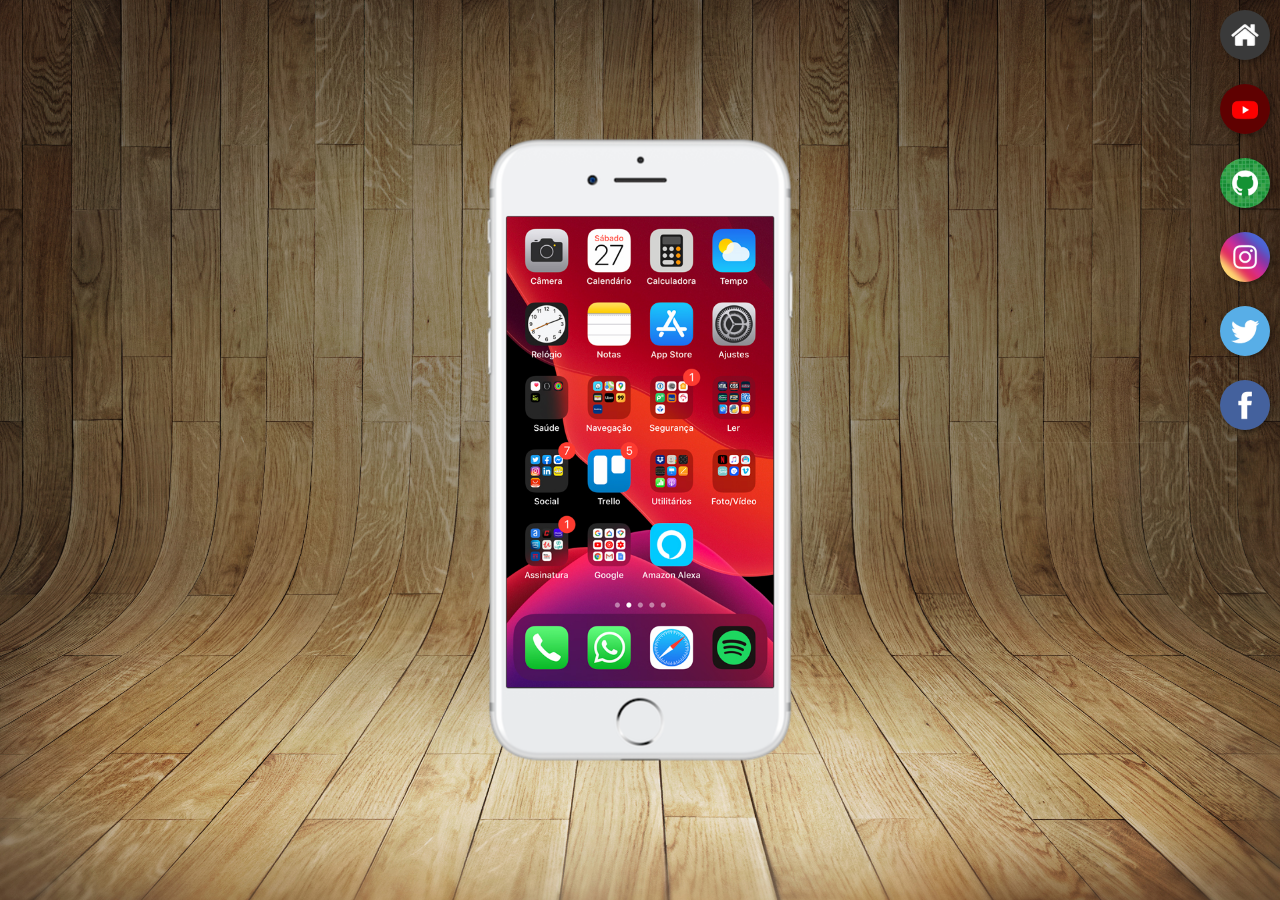
<file: index.html>
<!DOCTYPE html>
<html lang="pt-br">
<head>
    <meta charset="UTF-8">
    <meta name="viewport" content="width=device-width, initial-scale=1.0">
    <link rel="shortcut icon" href="img/favicon.ico" type="image/x-icon">
    <link rel="stylesheet" href="style.css">
    <title>Redes Sociais</title>
</head>
<body>
    <main>
        <!--Telefone-->
        <section id="telefone">
            <iframe src="plataformas/home.html" frameborder="0" name="tela" id="tela">
                Seu navegador não é compatível com isso.
            </iframe>
        </section>
        <!--Redes Sociais-->
        <section id="redes-sociais">
            <a href="plataformas/home.html" target="tela"><img src="img/imagens/logo-home.jpg" alt="Home"><br></a>
            <a href="plataformas/youtube.html" target="tela"><img src="img/imagens/logo-youtube.jpg" alt="YouTube"><br></a>
            <a href="plataformas/github.html" target="tela"><img src="img/imagens/logo-github.jpg" alt="GitHub"><br></a>
            <a href="plataformas/instagram.html" target="tela"><img src="img/imagens/logo-instagram.jpg" alt="Instagram"><br></a>
            <a href="plataformas/twitter.html" target="tela"><img src="img/imagens/logo-twitter.jpg" alt="Twitter"><br></a>
            <a href="plataformas/facebook.html" target="tela"><img src="img/imagens/logo-facebook.jpg" alt="Facebook"></a>
        </section>
    </main>
</body>
</html>
</file>
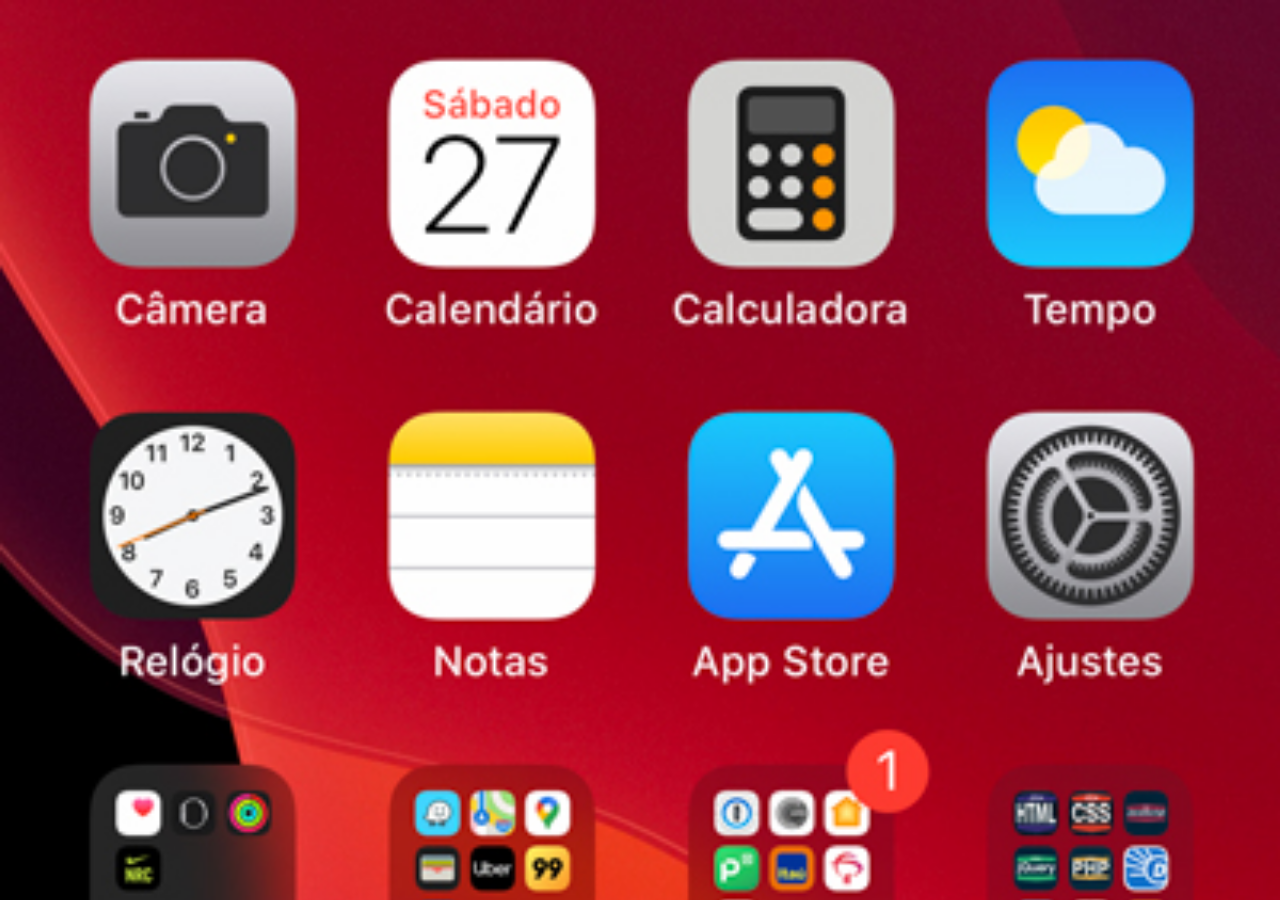
<file: home.html>
<!DOCTYPE html>
<html lang="pt-br">
<head>
    <meta charset="UTF-8">
    <meta name="viewport" content="width=device-width, initial-scale=1.0">
    <title>Home</title>
    <style>
        *{
            margin: 0px;
            padding: 0px;
        }

        body{
            width: 100vw;
            height: 100vh;
            background: black url(img/imagens/tela-home.jpg) no-repeat
            top center;
            background-size: cover;
        }
    </style>
</head>
<body>
</body>
</html>
</file>
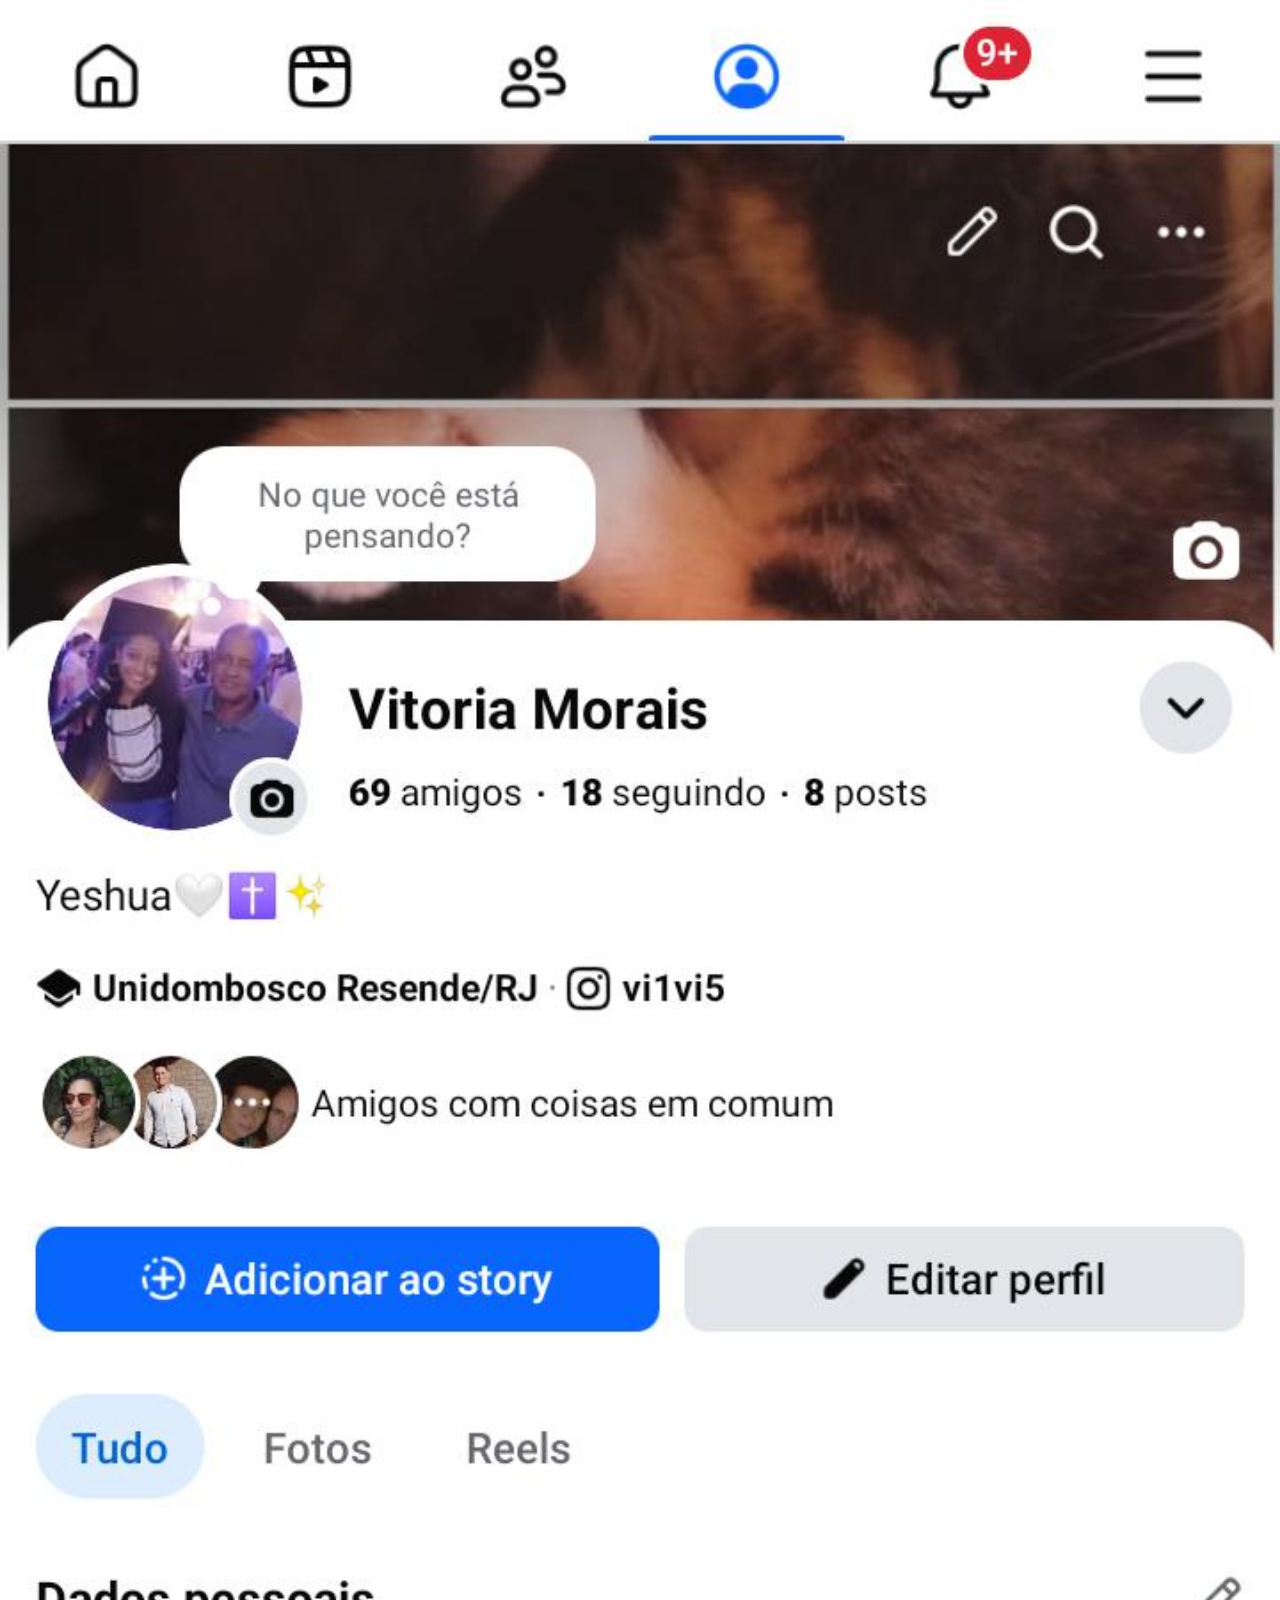
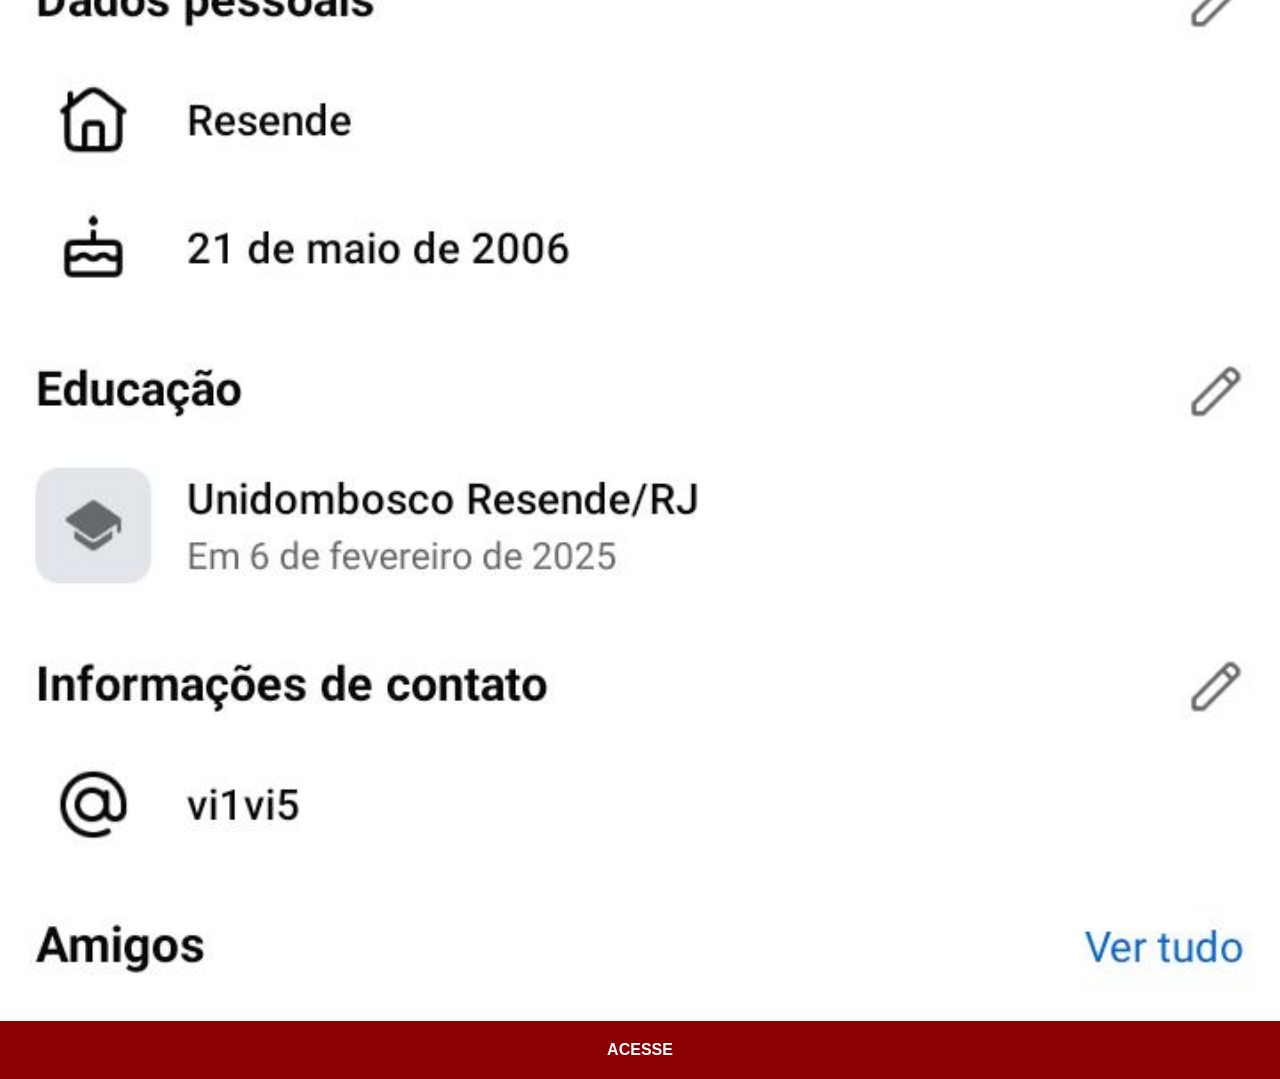
<file: plataformas/facebook.html>
<!DOCTYPE html>
<html lang="pt-br">
<head>
    <meta charset="UTF-8">
    <meta name="viewport" content="width=device-width, initial-scale=1.0">
    <title>Facebook</title>
    <style>
        *{
            margin: 0px;
            padding: 0px;
            font-family: Arial, Helvetica, sans-serif;
        }

        ::-webkit-scrollbar{
            width: 0;
            height: 0;
        }

        img{
            width: 100vw;
        }

        a{
            display: block;
            background-color: darkred;
            padding: 20px;
            text-align: center;
            font-weight: bolder;
            text-decoration: none;
            color: white;
        }

        a:hover{
            background-color: red;
        }
    </style>
</head>
<body>
    <img src="../img/imagens/faceprint.jpeg" alt="Facebook">
    <a href="https://www.facebook.com/profile.php?id=100073096191454" target="_blank">ACESSE</a>
</body>
</html>
</file>
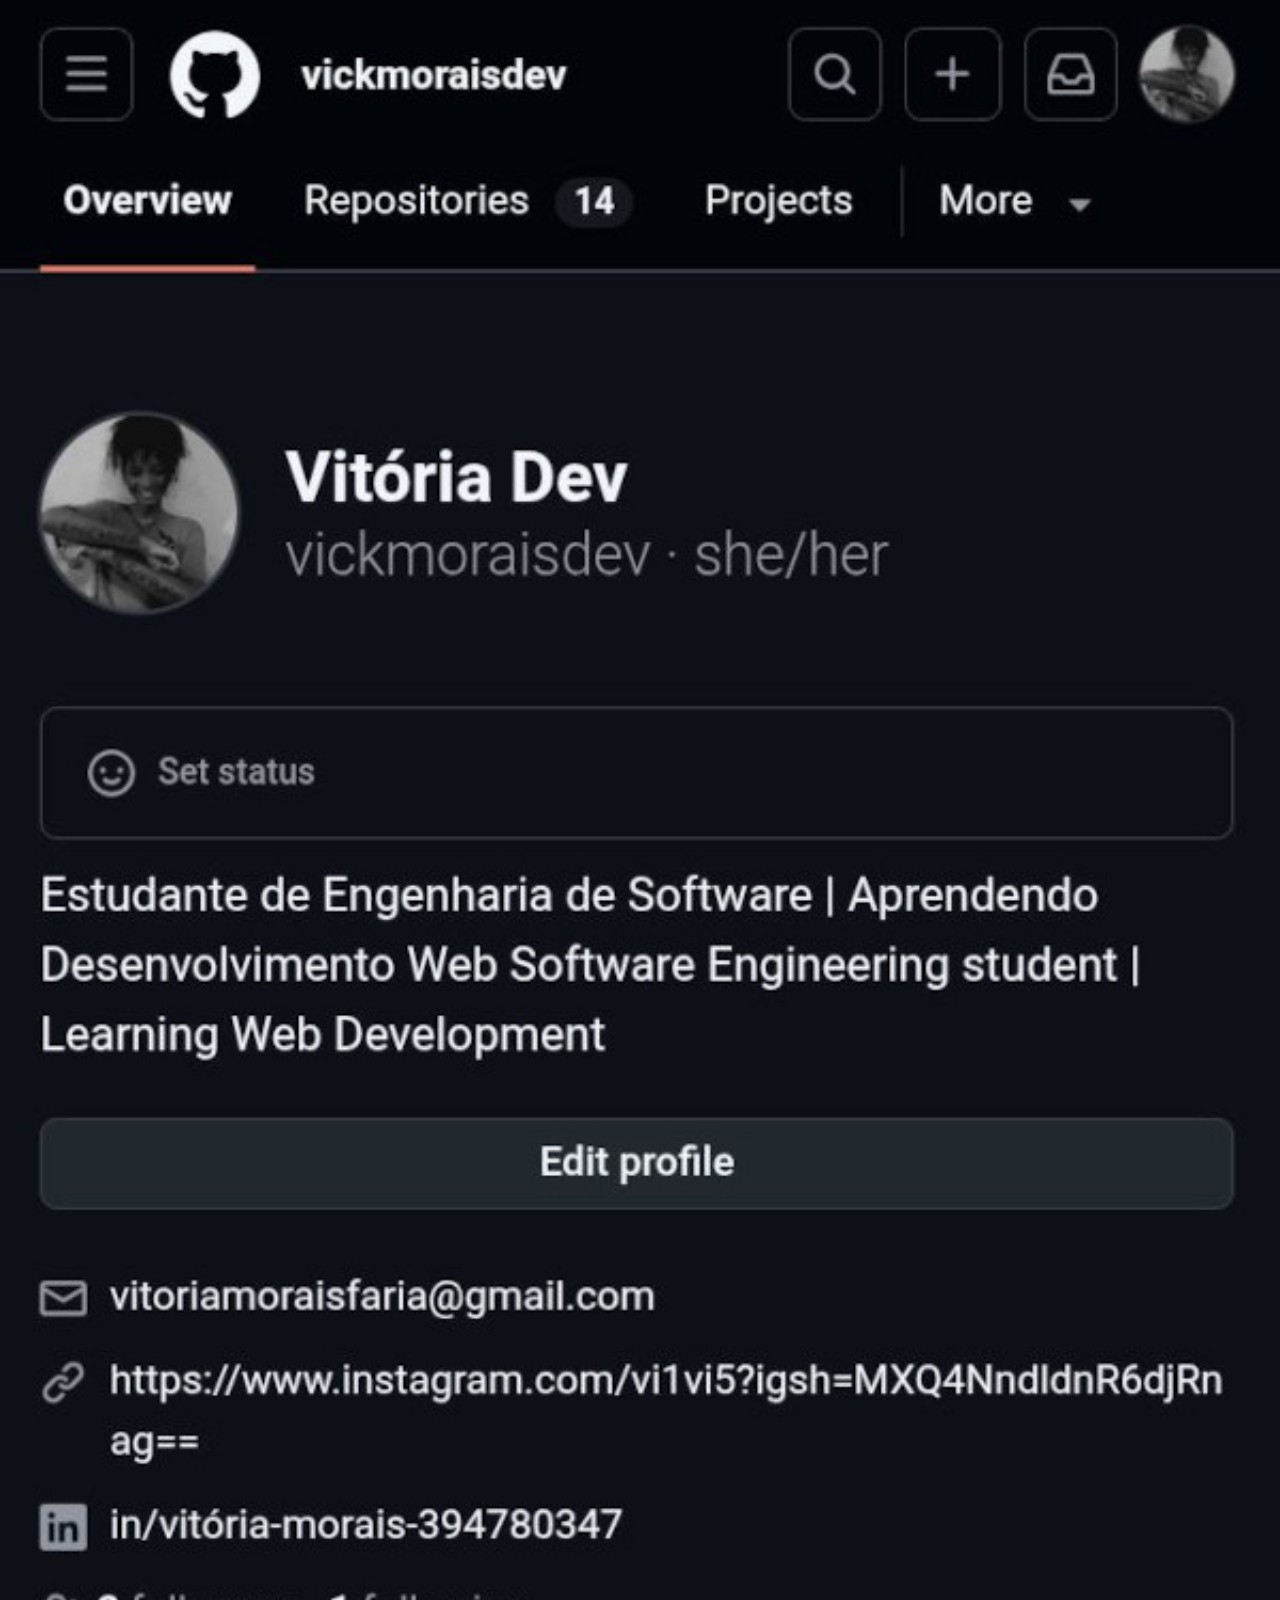
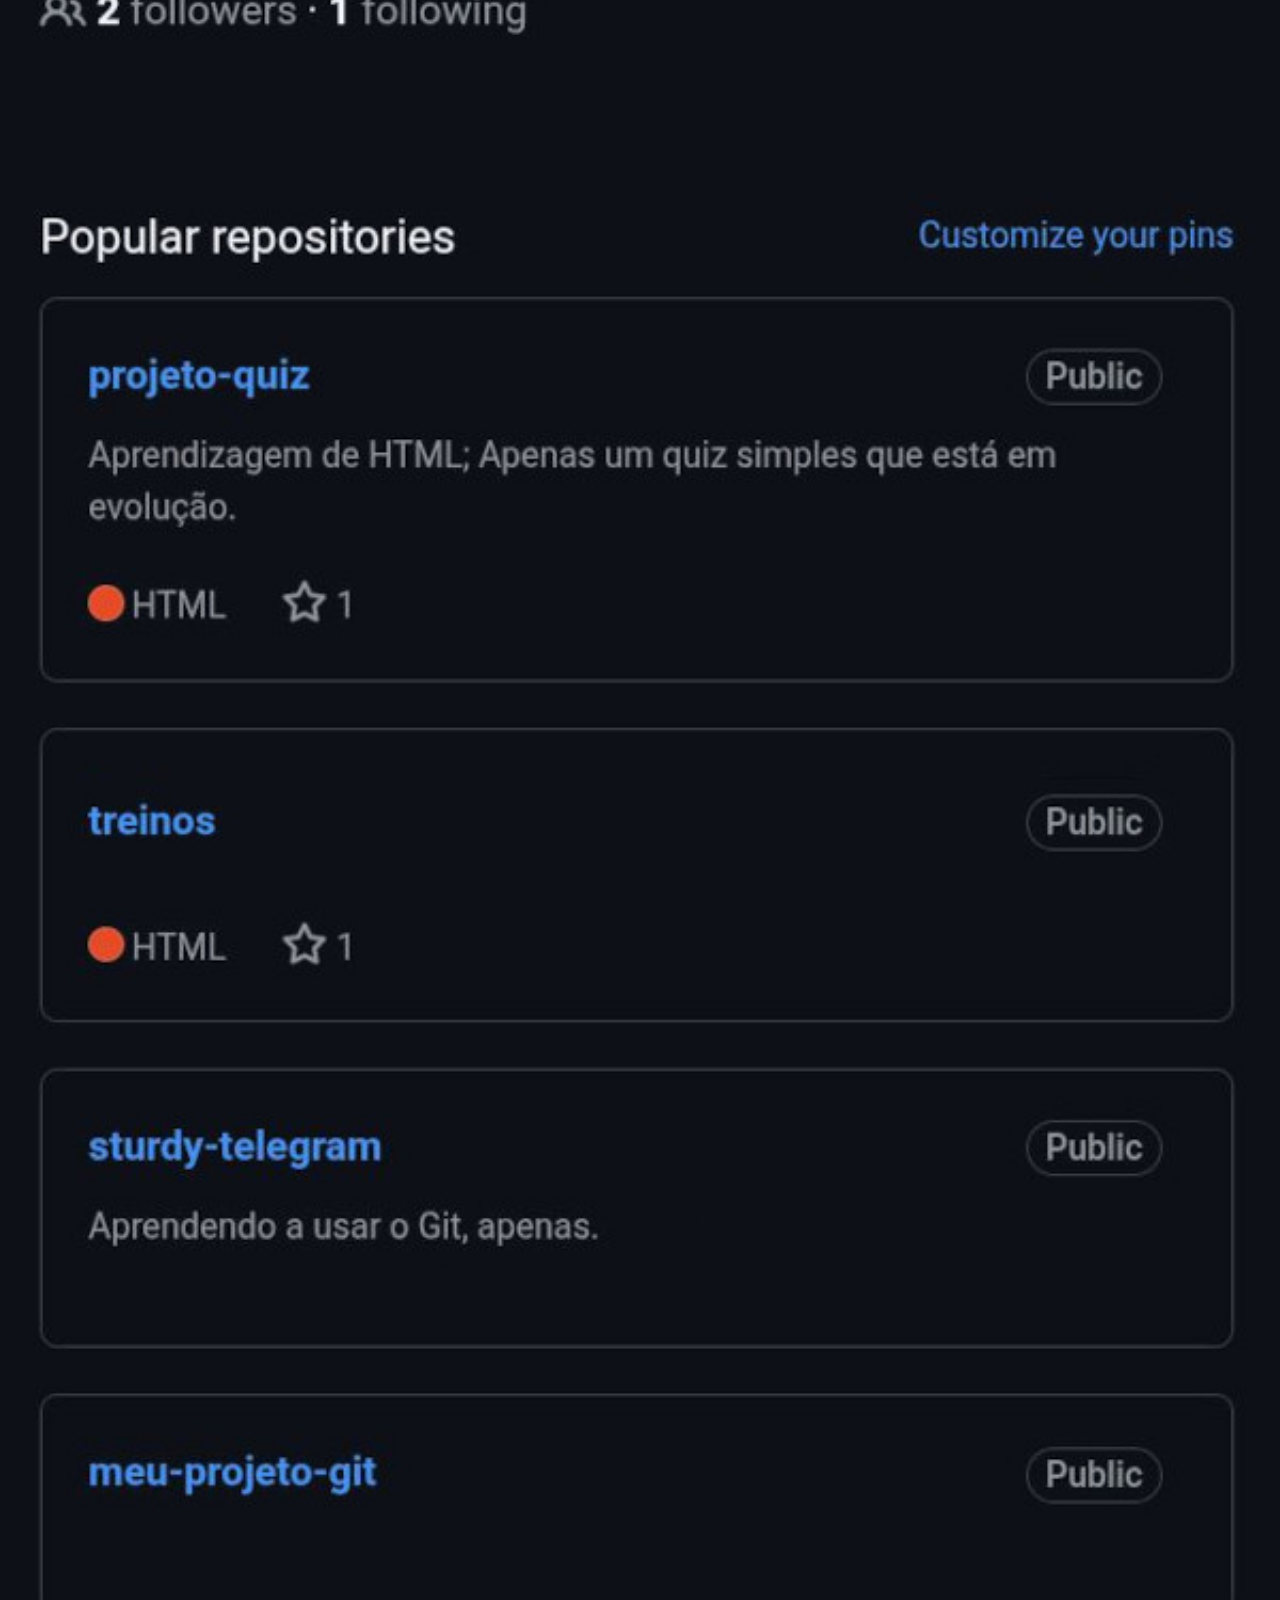
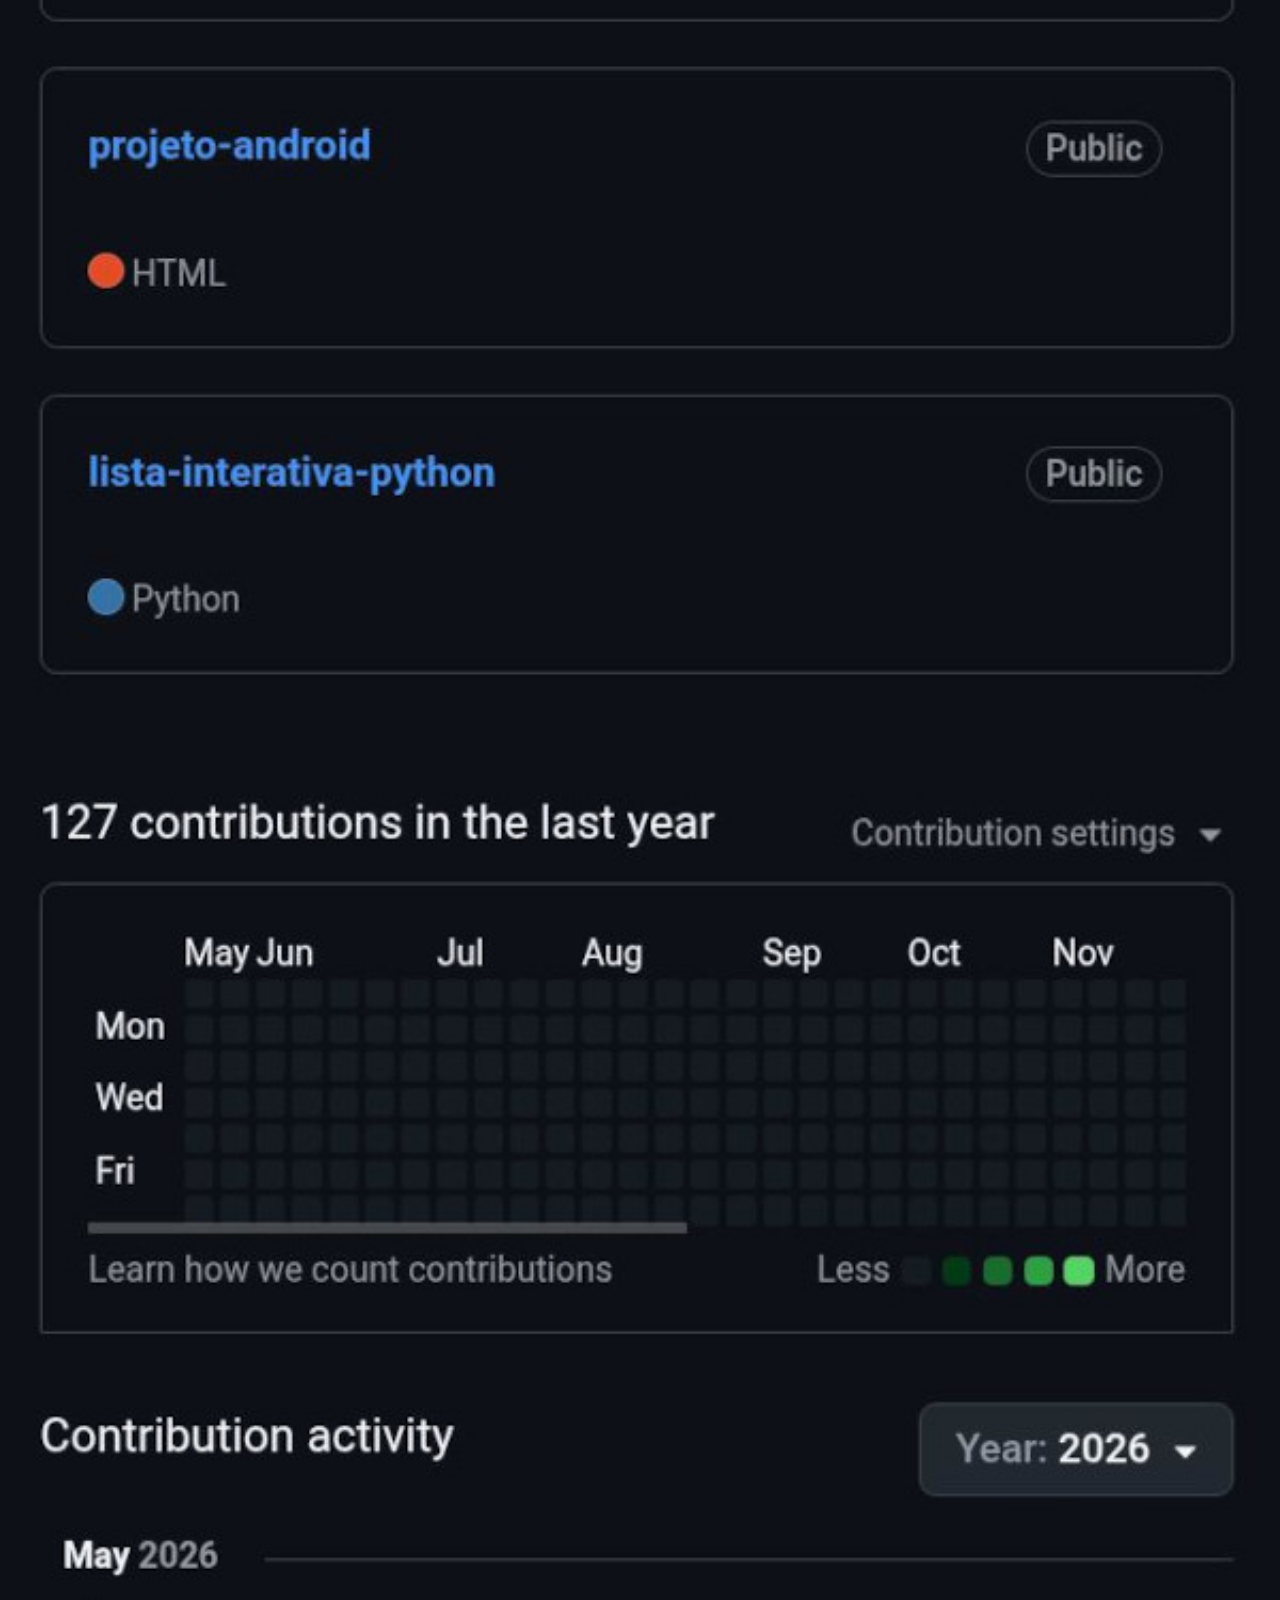
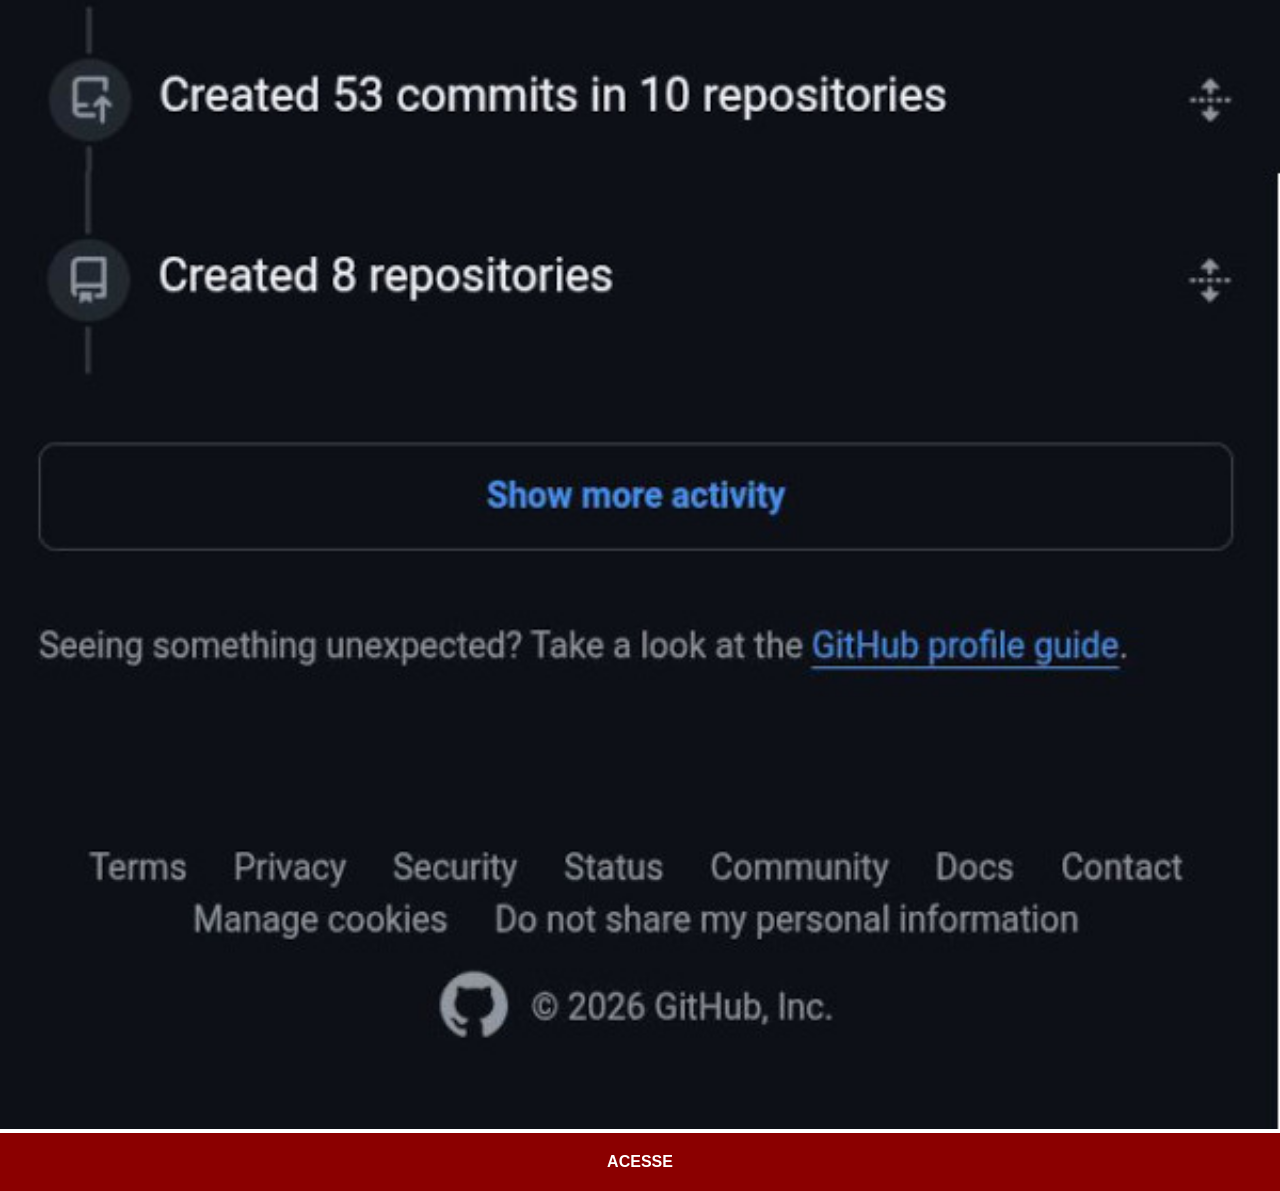
<file: plataformas/github.html>
<!DOCTYPE html>
<html lang="pt-br">
<head>
    <meta charset="UTF-8">
    <meta name="viewport" content="width=device-width, initial-scale=1.0">
    <title>GitHub</title>
    <style>
        *{
            margin: 0px;
            padding: 0px;
            font-family: Arial, Helvetica, sans-serif;
        }

        ::-webkit-scrollbar{
            width: 0;
            height: 0;
        }

        img{
            width: 100vw;
        }

        a{
            display: block;
            background-color: darkred;
            padding: 20px;
            text-align: center;
            font-weight: bolder;
            text-decoration: none;
            color: white;
        }

        a:hover{
            background-color: red;
        }
    </style>
</head>
<body>
    <img src="../img/imagens/githubprint.jpeg" alt="GitHub">
    <a href="https://github.com/vickmoraisdev/" target="_blank">ACESSE</a>
</body>
</html>
</file>
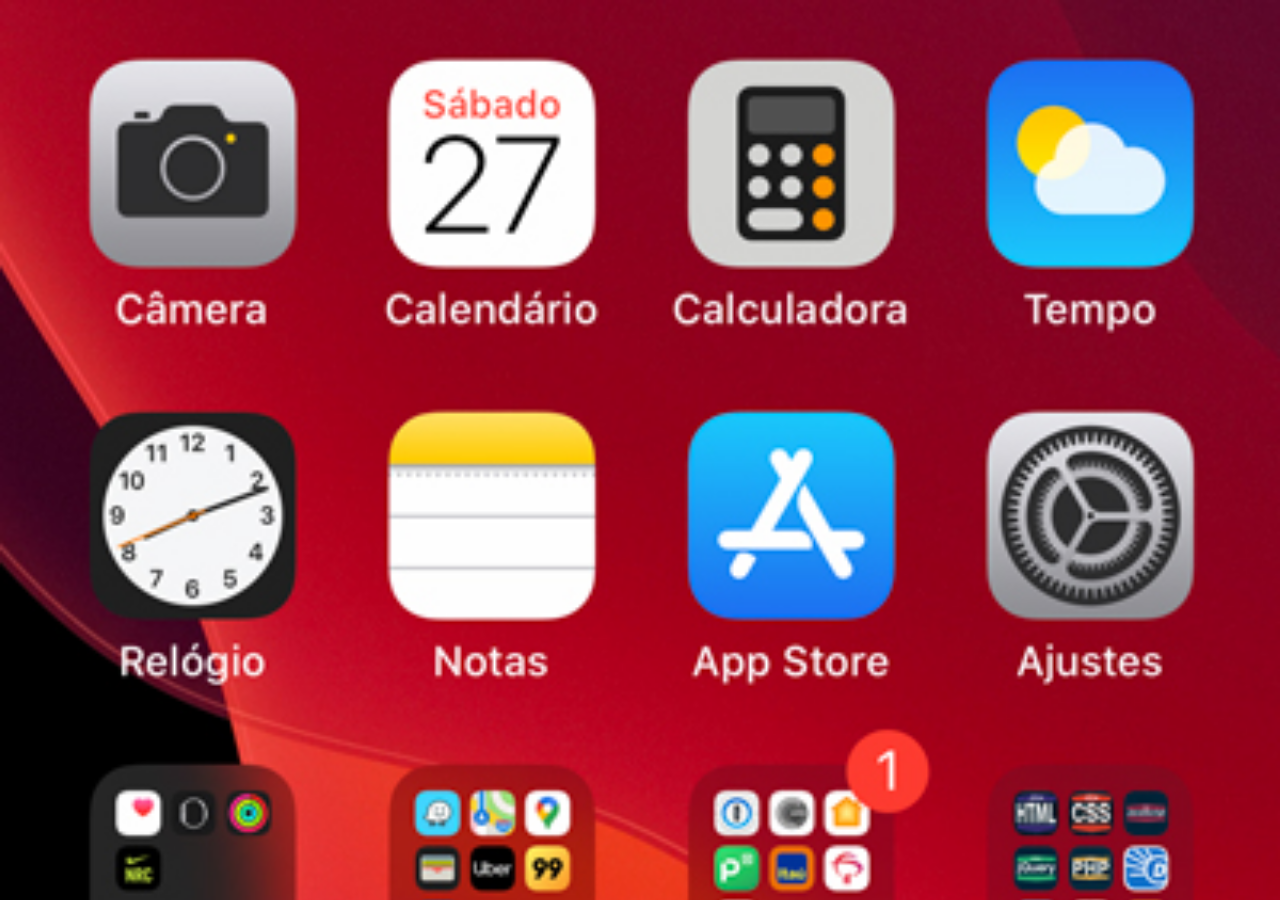
<file: plataformas/home.html>
<!DOCTYPE html>
<html lang="pt-br">
<head>
    <meta charset="UTF-8">
    <meta name="viewport" content="width=device-width, initial-scale=1.0">
    <title>Home</title>
    <style>
        *{
            margin: 0px;
            padding: 0px;
        }

        body{
            width: 100vw;
            height: 100vh;
            background: black url(../img/imagens/tela-home.jpg) no-repeat
            top center;
            background-size: cover;
        }
    </style>
</head>
<body>
</body>
</html>
</file>
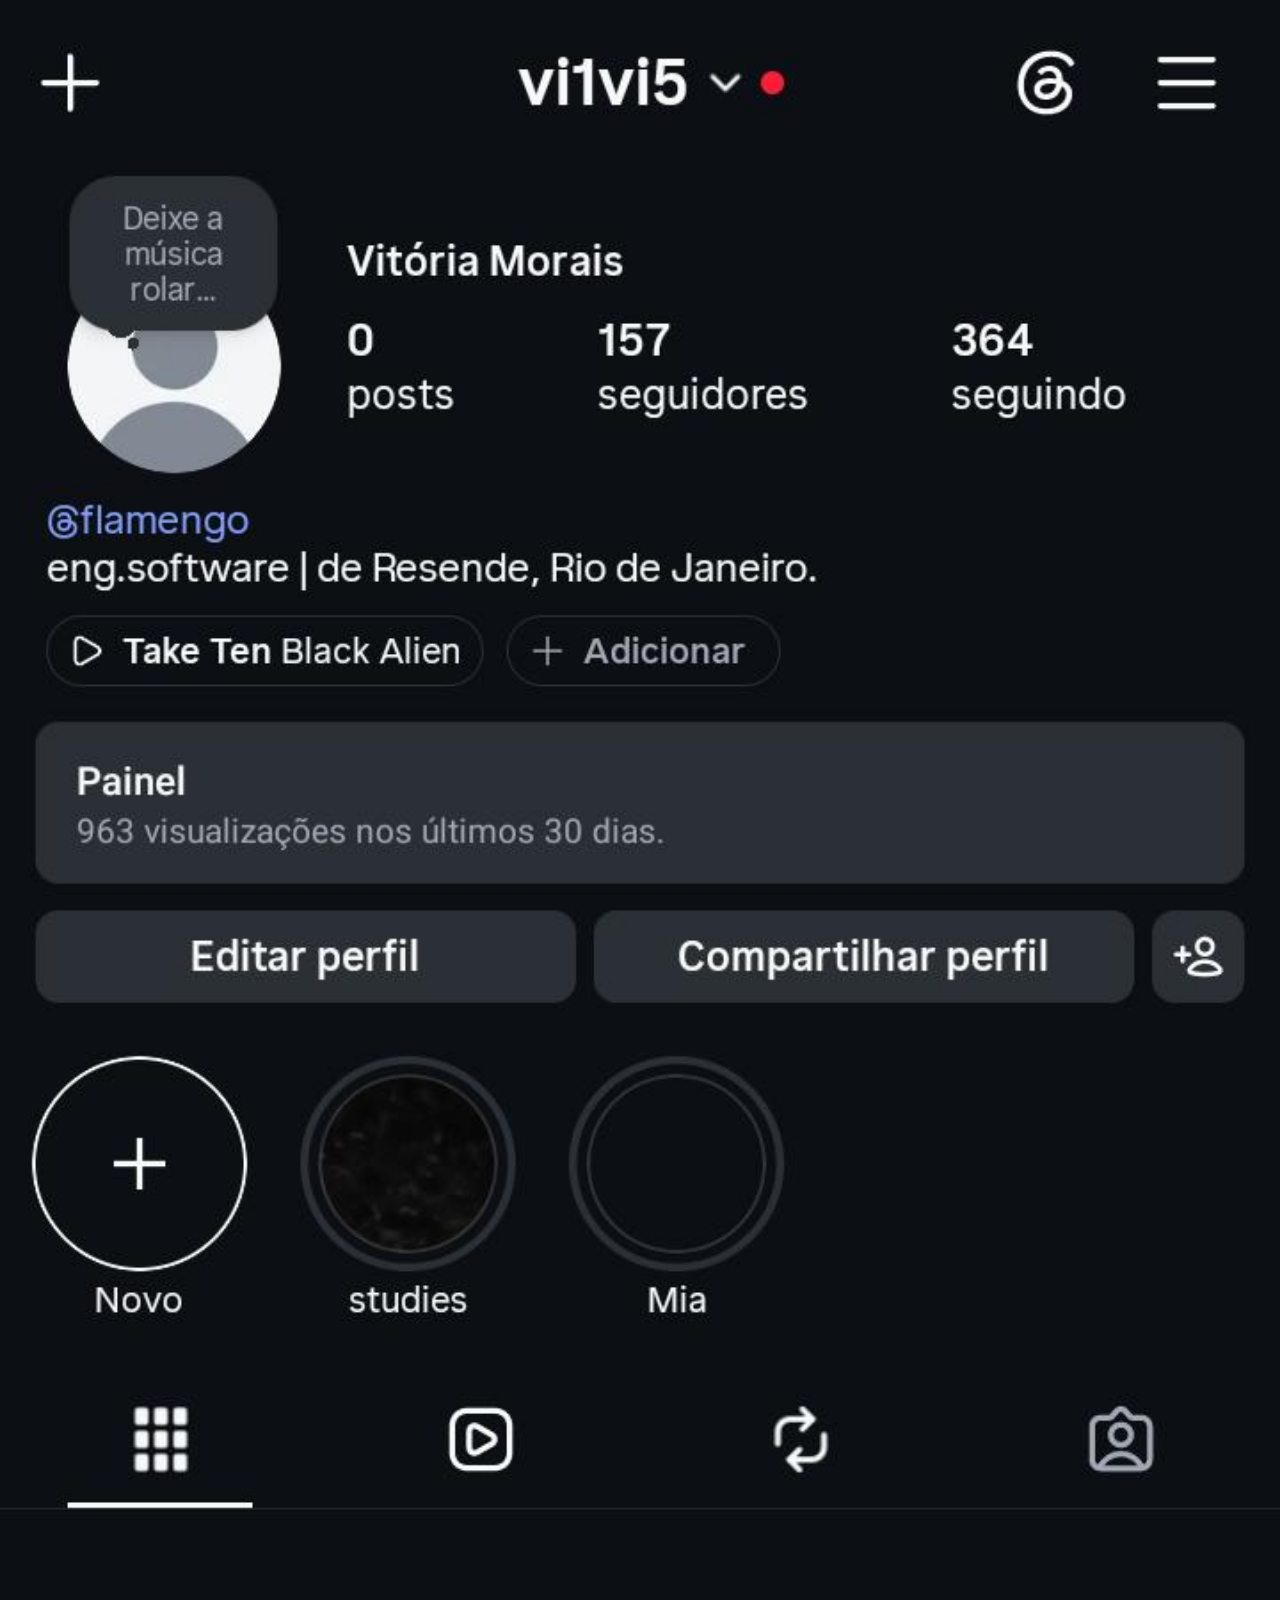
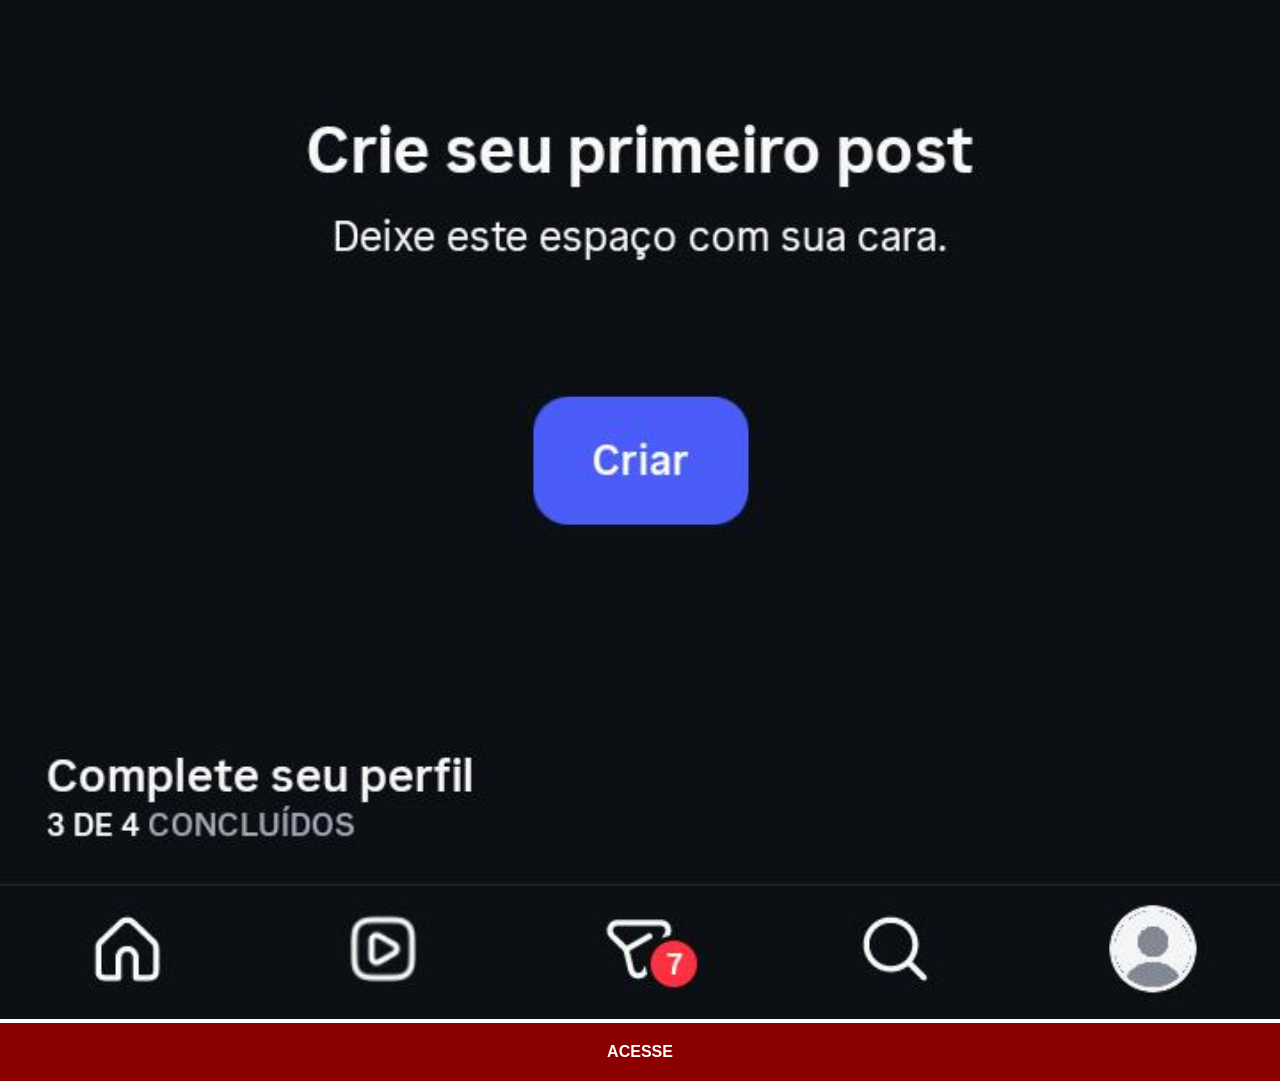
<file: plataformas/instagram.html>
<!DOCTYPE html>
<html lang="pt-br">
<head>
    <meta charset="UTF-8">
    <meta name="viewport" content="width=device-width, initial-scale=1.0">
    <title>Instagram</title>
    <style>
        *{
            margin: 0px;
            padding: 0px;
            font-family: Arial, Helvetica, sans-serif;
        }

        ::-webkit-scrollbar{
            width: 0;
            height: 0;
        }

        img{
            width: 100vw;
        }

        a{
            display: block;
            background-color: darkred;
            padding: 20px;
            text-align: center;
            font-weight: bolder;
            text-decoration: none;
            color: white;
        }

        a:hover{
            background-color: red;
        }
    </style>
</head>
<body>
    <img src="../img/imagens/instaprint.jpeg" alt="Instagram">
    <a href="https://www.instagram.com/vi1vi5/" target="_blank">ACESSE</a>
</body>
</html>
</file>
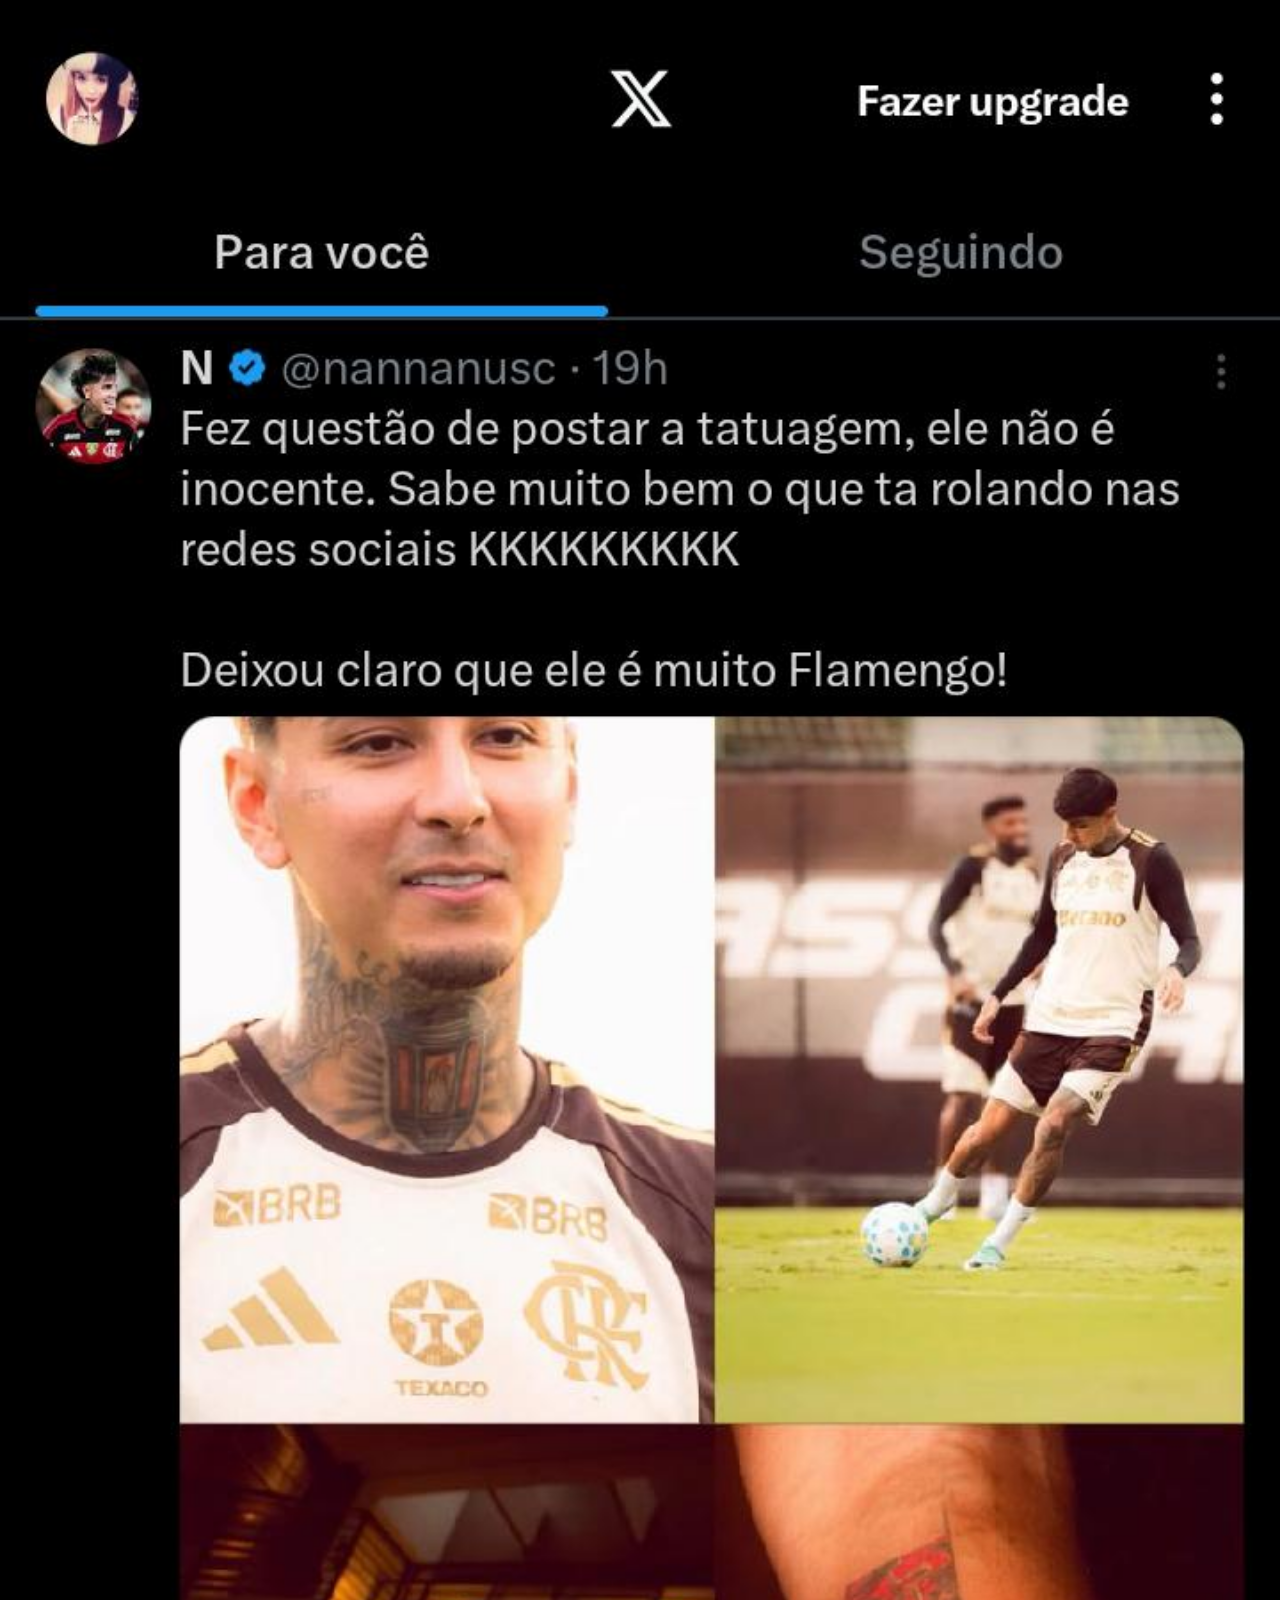
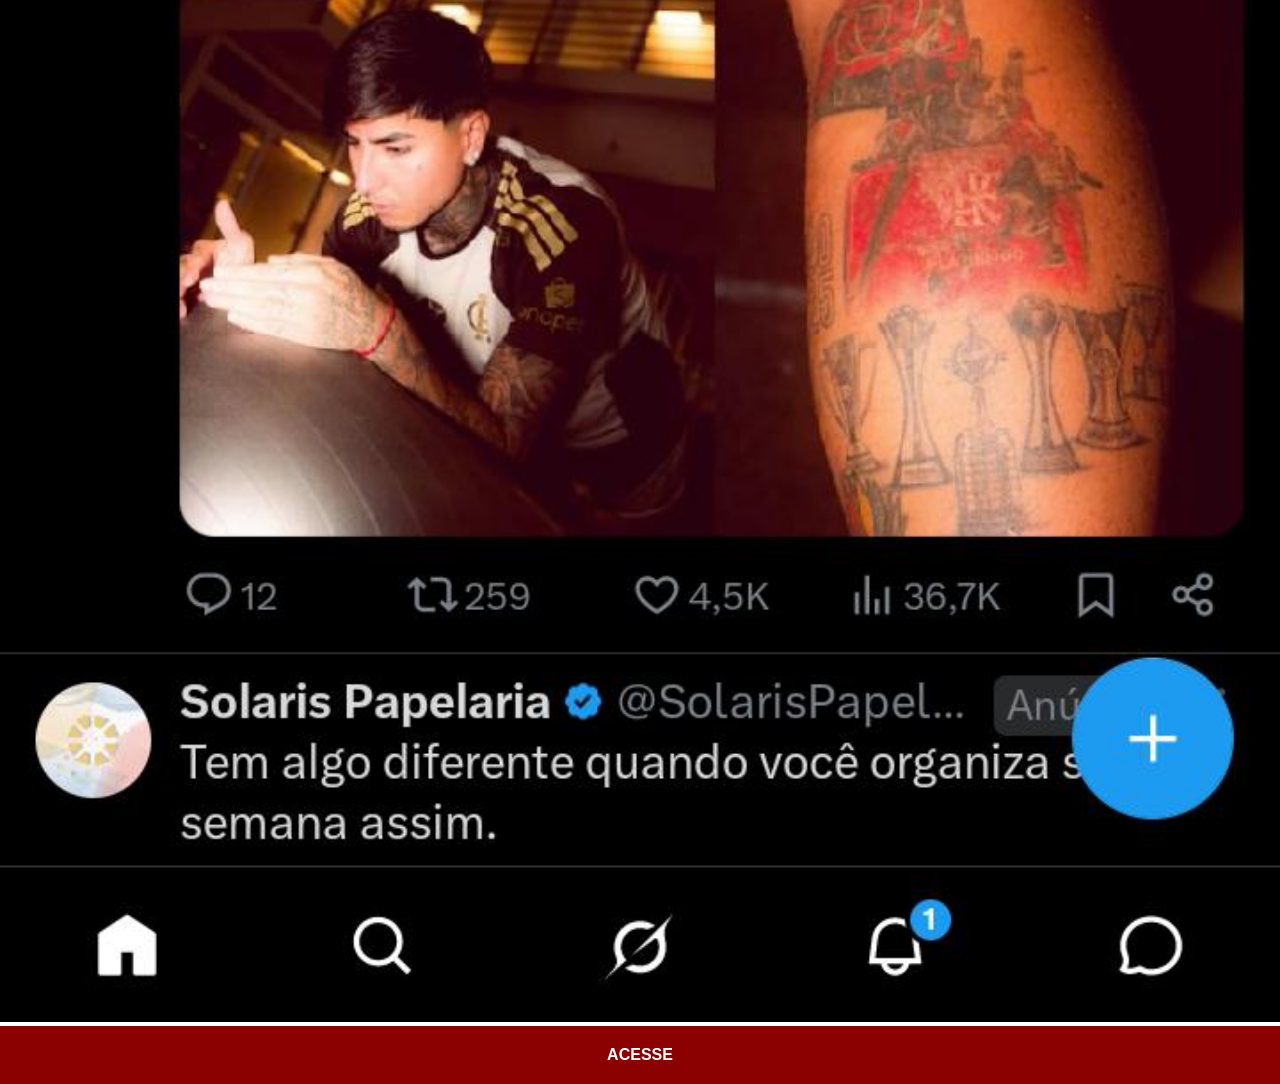
<file: plataformas/twitter.html>
<!DOCTYPE html>
<html lang="pt-br">
<head>
    <meta charset="UTF-8">
    <meta name="viewport" content="width=device-width, initial-scale=1.0">
    <title>Twitter</title>
    <style>
        *{
            margin: 0px;
            padding: 0px;
            font-family: Arial, Helvetica, sans-serif;
        }

        ::-webkit-scrollbar{
            width: 0;
            height: 0;
        }

        img{
            width: 100vw;
        }

        a{
            display: block;
            background-color: darkred;
            padding: 20px;
            text-align: center;
            font-weight: bolder;
            text-decoration: none;
            color: white;
        }

        a:hover{
            background-color: red;
        }
    </style>
</head>
<body>
    <img src="../img/imagens/twitterprint.jpeg" alt="Twitter">
    <a href="https://x.com/home" target="_blank">ACESSE</a>
</body>
</html>
</file>
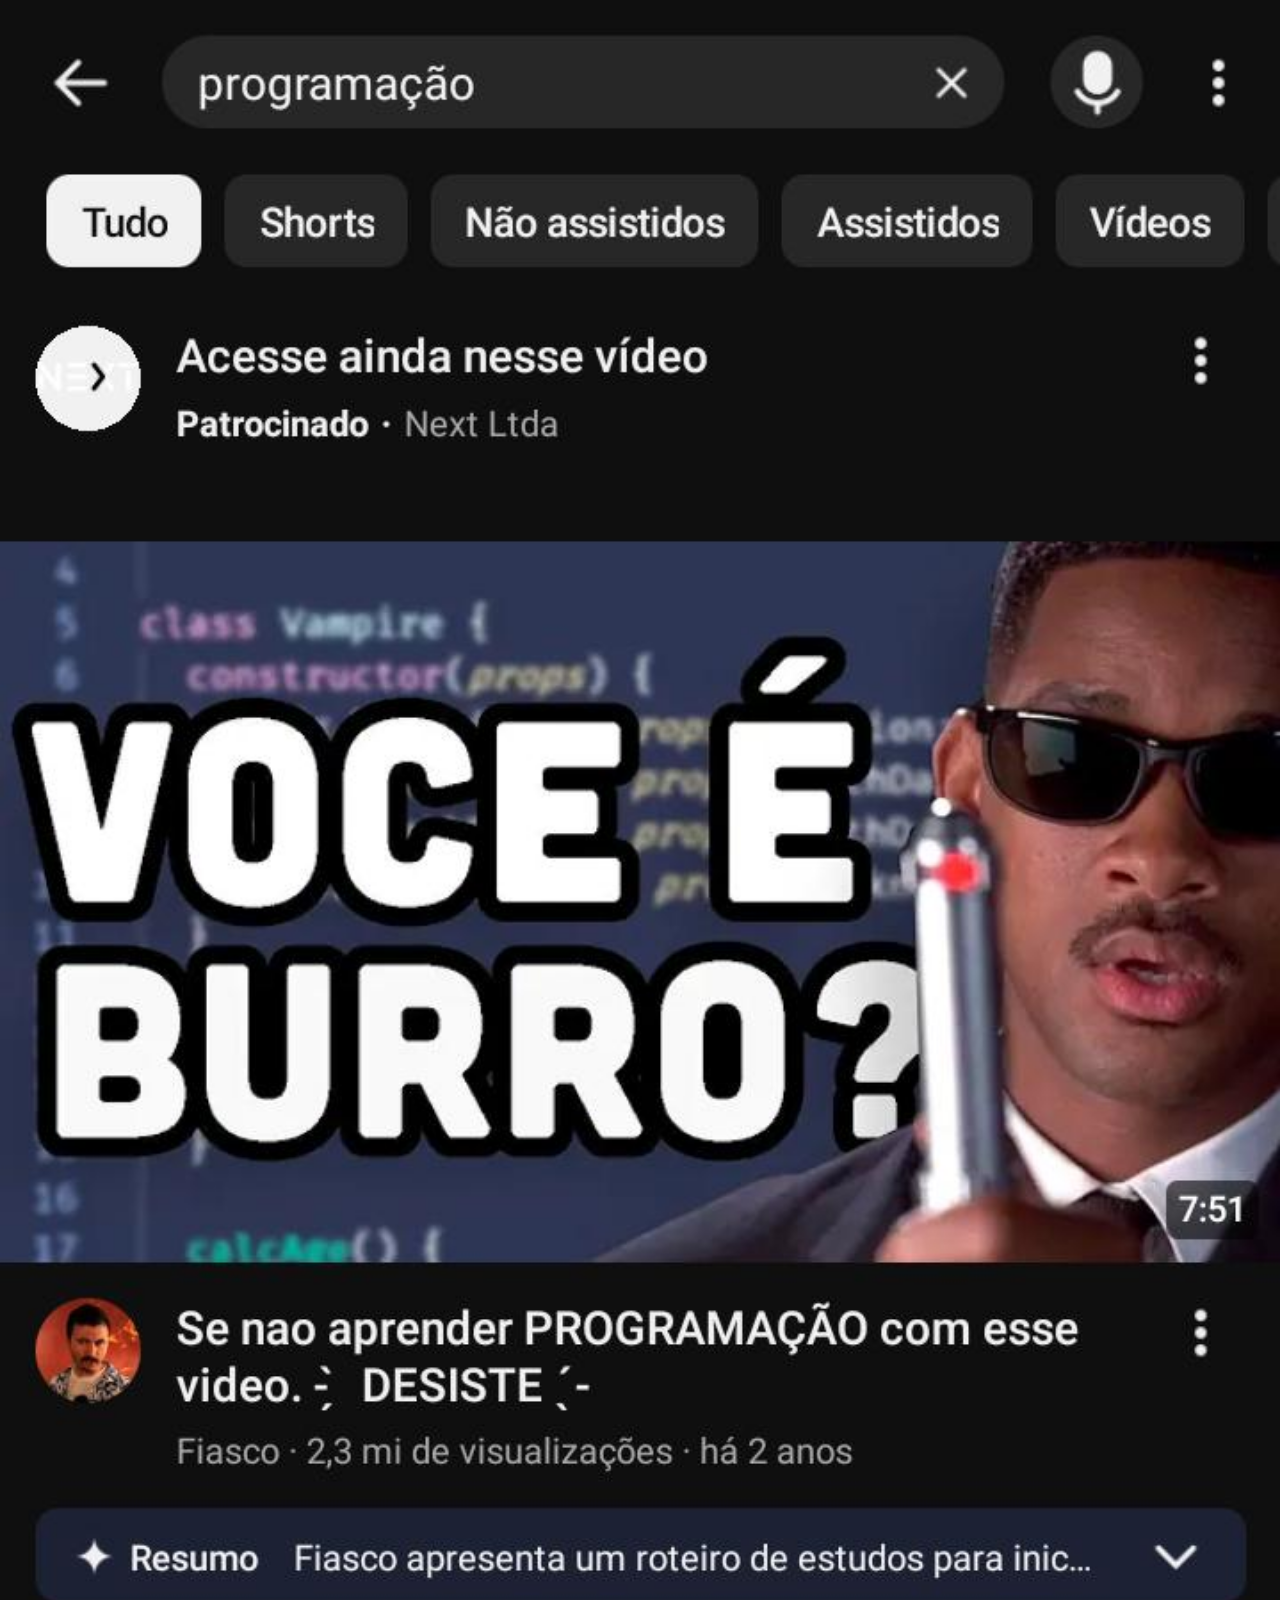
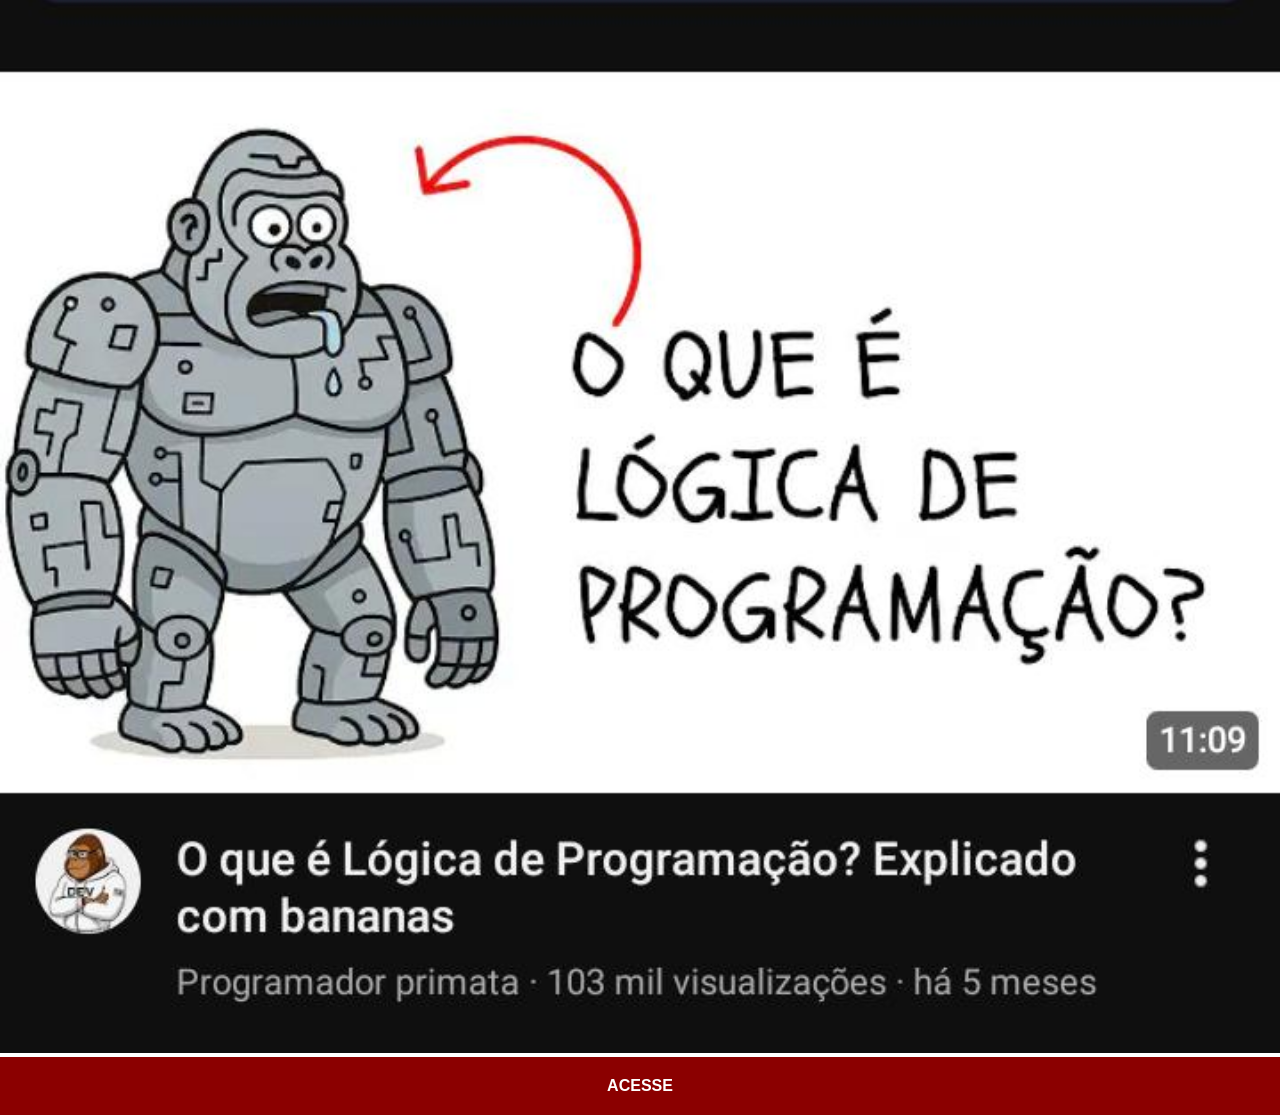
<file: plataformas/youtube.html>
<!DOCTYPE html>
<html lang="pt-br">
<head>
    <meta charset="UTF-8">
    <meta name="viewport" content="width=device-width, initial-scale=1.0">
    <title>YouTube</title>
    <style>
        *{
            margin: 0px;
            padding: 0px;
            font-family: Arial, Helvetica, sans-serif;
        }

        ::-webkit-scrollbar{
            width: 0;
            height: 0;
        }

        img{
            width: 100vw;
        }

        a{
            display: block;
            background-color: darkred;
            padding: 20px;
            text-align: center;
            font-weight: bolder;
            text-decoration: none;
            color: white;
        }

        a:hover{
            background-color: red;
        }
    </style>
</head>
<body>
    <img src="../img/imagens/youtubeprint.jpeg" alt="YouTube">
    <a href="https://www.youtube.com/" target="_blank">ACESSE</a>
</body>
</html>
</file>
<file: style.css>
*{
    margin: 0px;
    padding: 0px;
    font-family: Arial, Helvetica, sans-serif;
}

html, body{
    width: 100vw;
    height: 100vh;
    background-color: black;
}

body{
    background: url(img/imagens/fundo-madeira.jpg) no-repeat top center;
    background-size: cover;
}

main{
    height: 100vh;
    position: relative;
}

section#telefone{
    position: absolute;
    top: 50%;
    left: 50%;
    transform: translate(-50%, -50%);
    height: 627px;
    width: 311px;
    background: url(img/imagens/frame-iphone.png) no-repeat;
}

iframe#tela{
    position: relative;
    top: 80px;
    left: 22px;
    width: 267px;
    height: 471px;
}

section#redes-sociais{
    text-align: right;
}

section#redes-sociais img{
    width: 50px;
    height: 50px;
    margin: 10px;
    border-radius: 50%;
    box-shadow: 2px 2px 5px rgba(0, 0, 0, 0.346);
    box-sizing: border-box;
}

section#redes-sociais img:hover{
    border: solid rgba(255, 255, 255, 0.672);
    transform: translate(-3px, -3px);
    transition: 0.3s;
}
</file>
